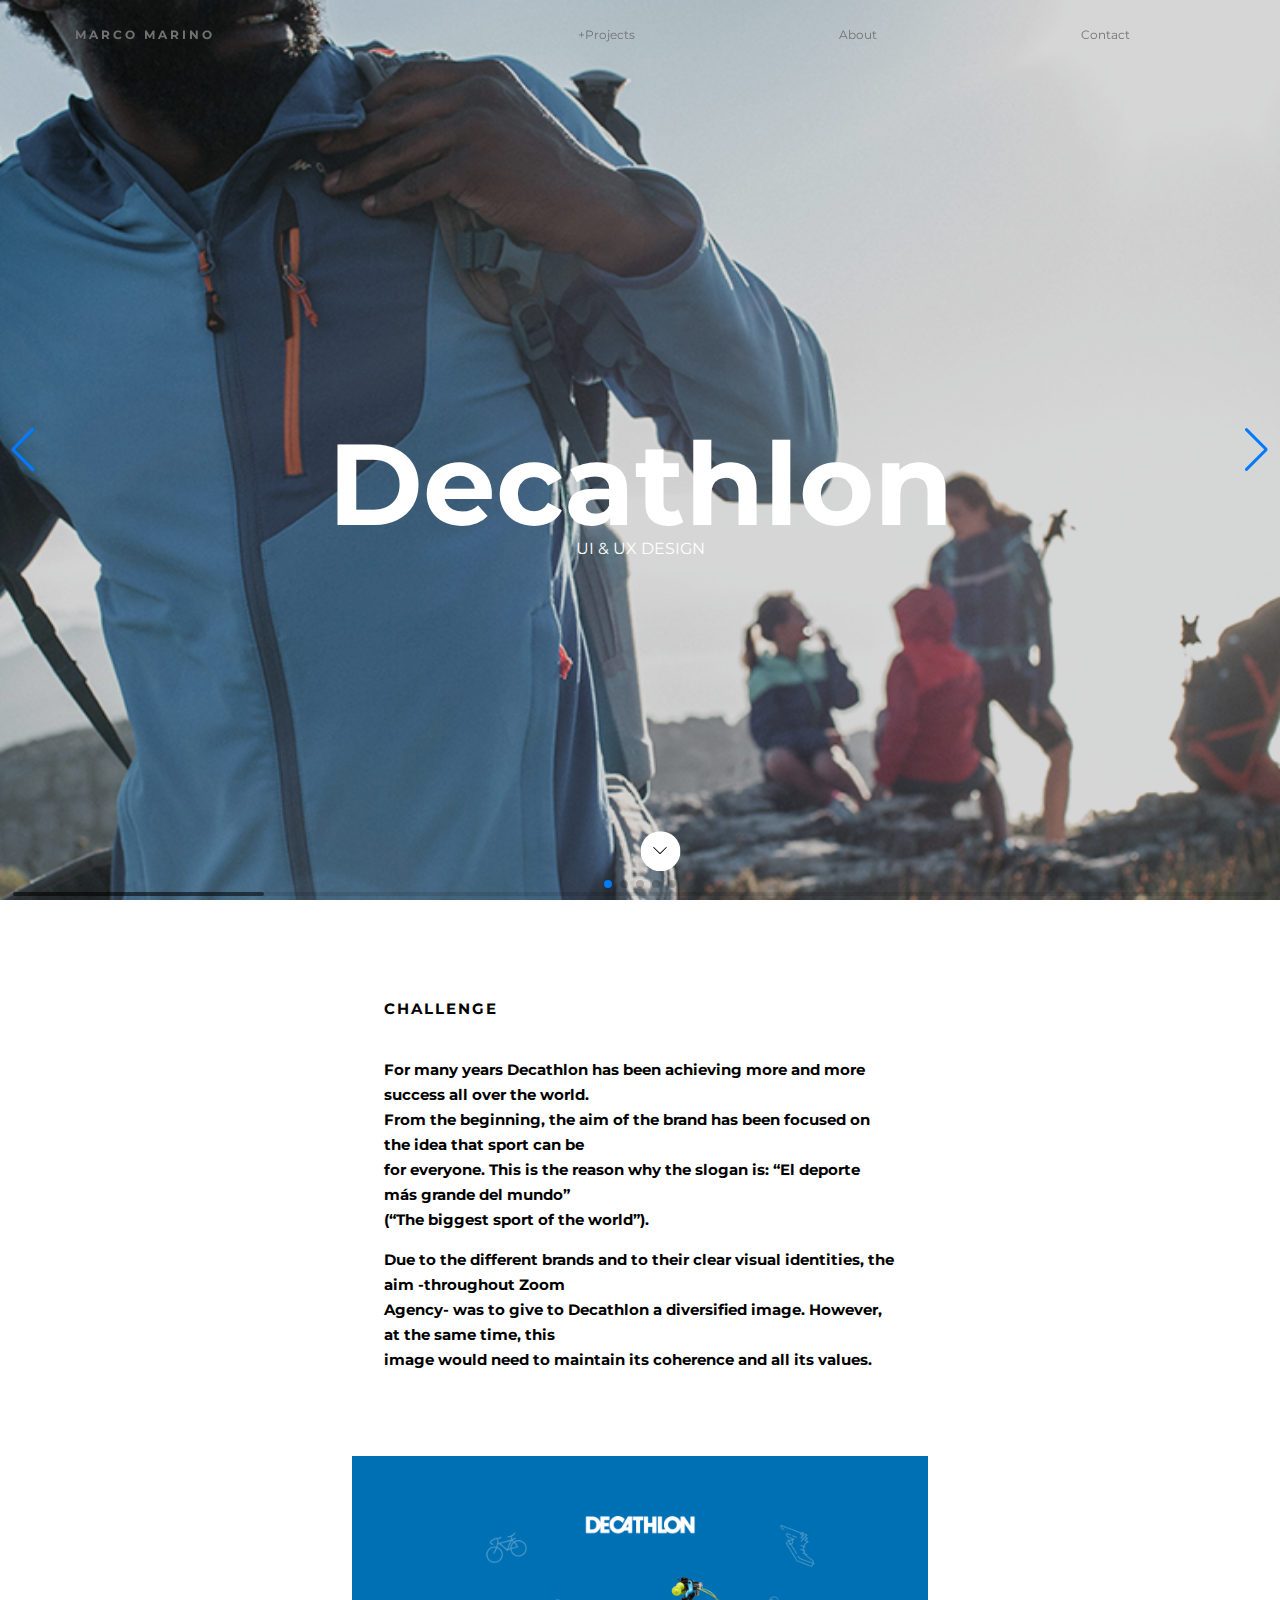
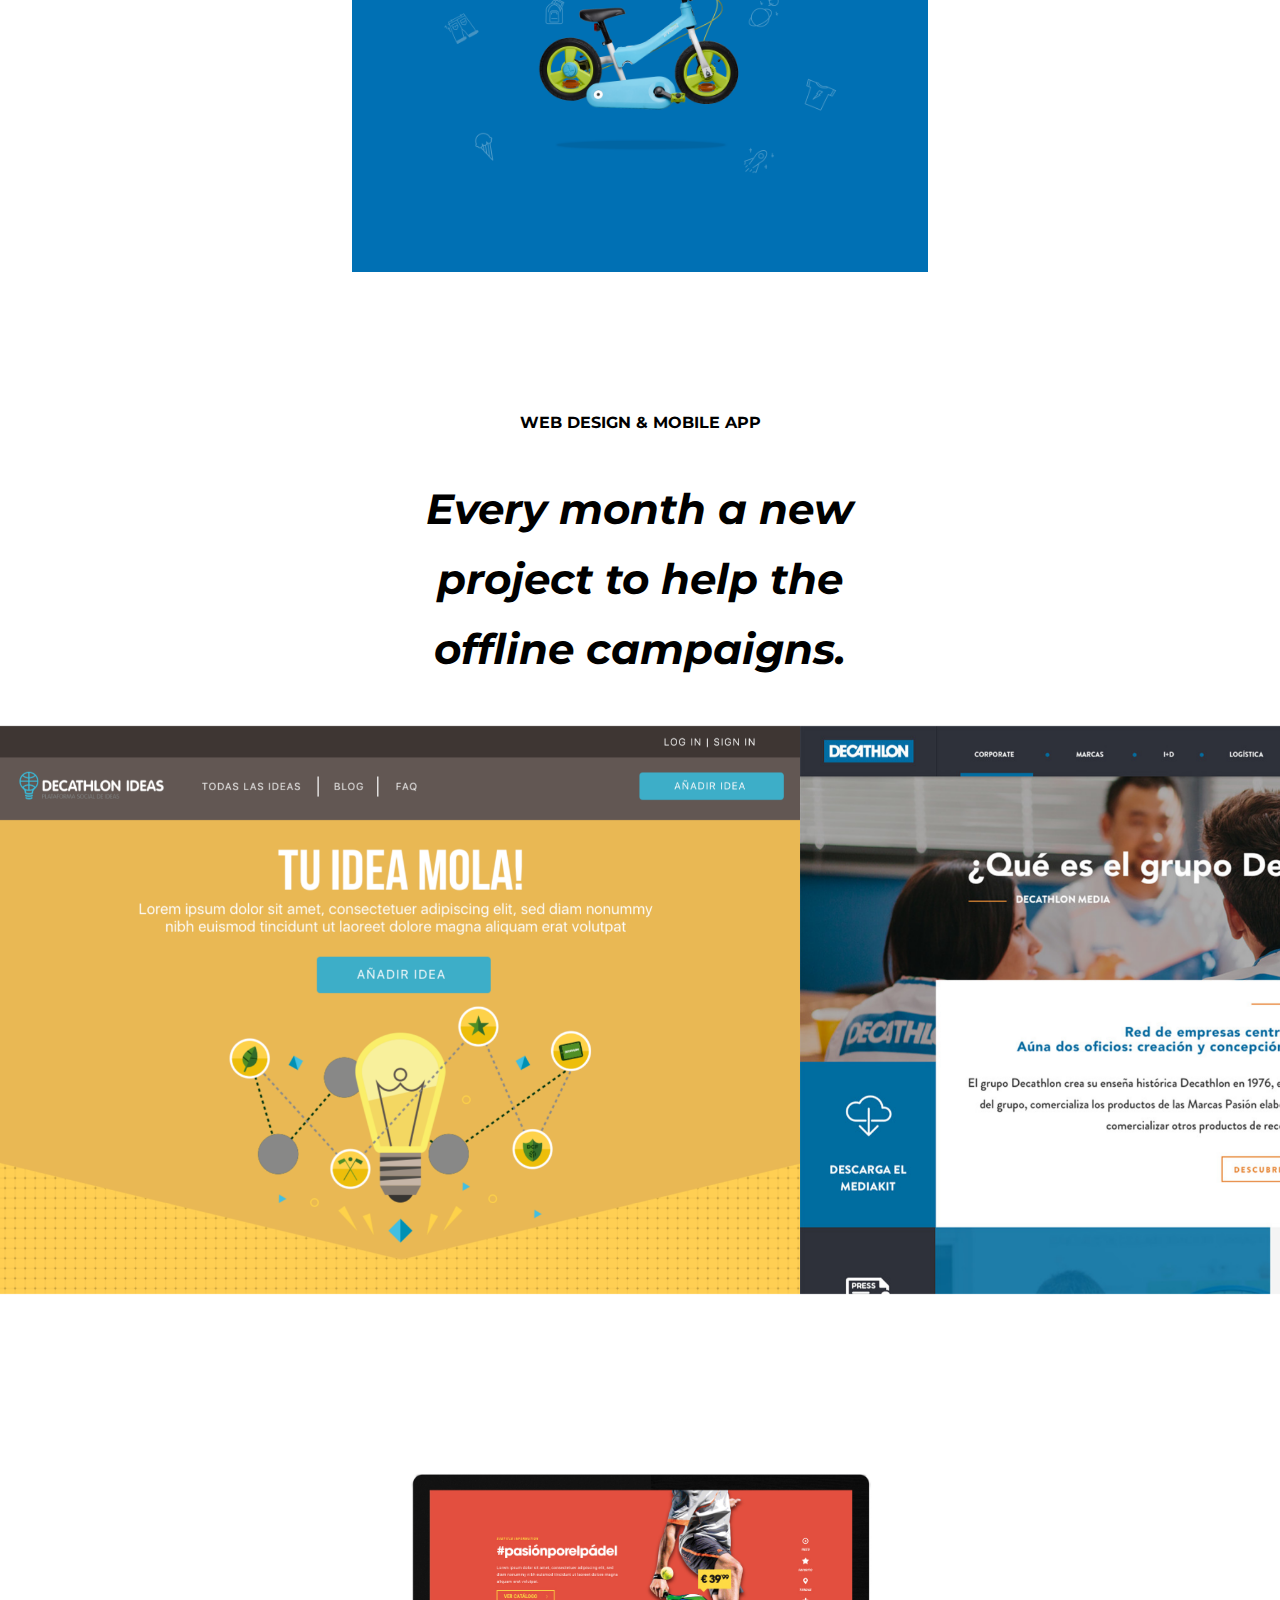
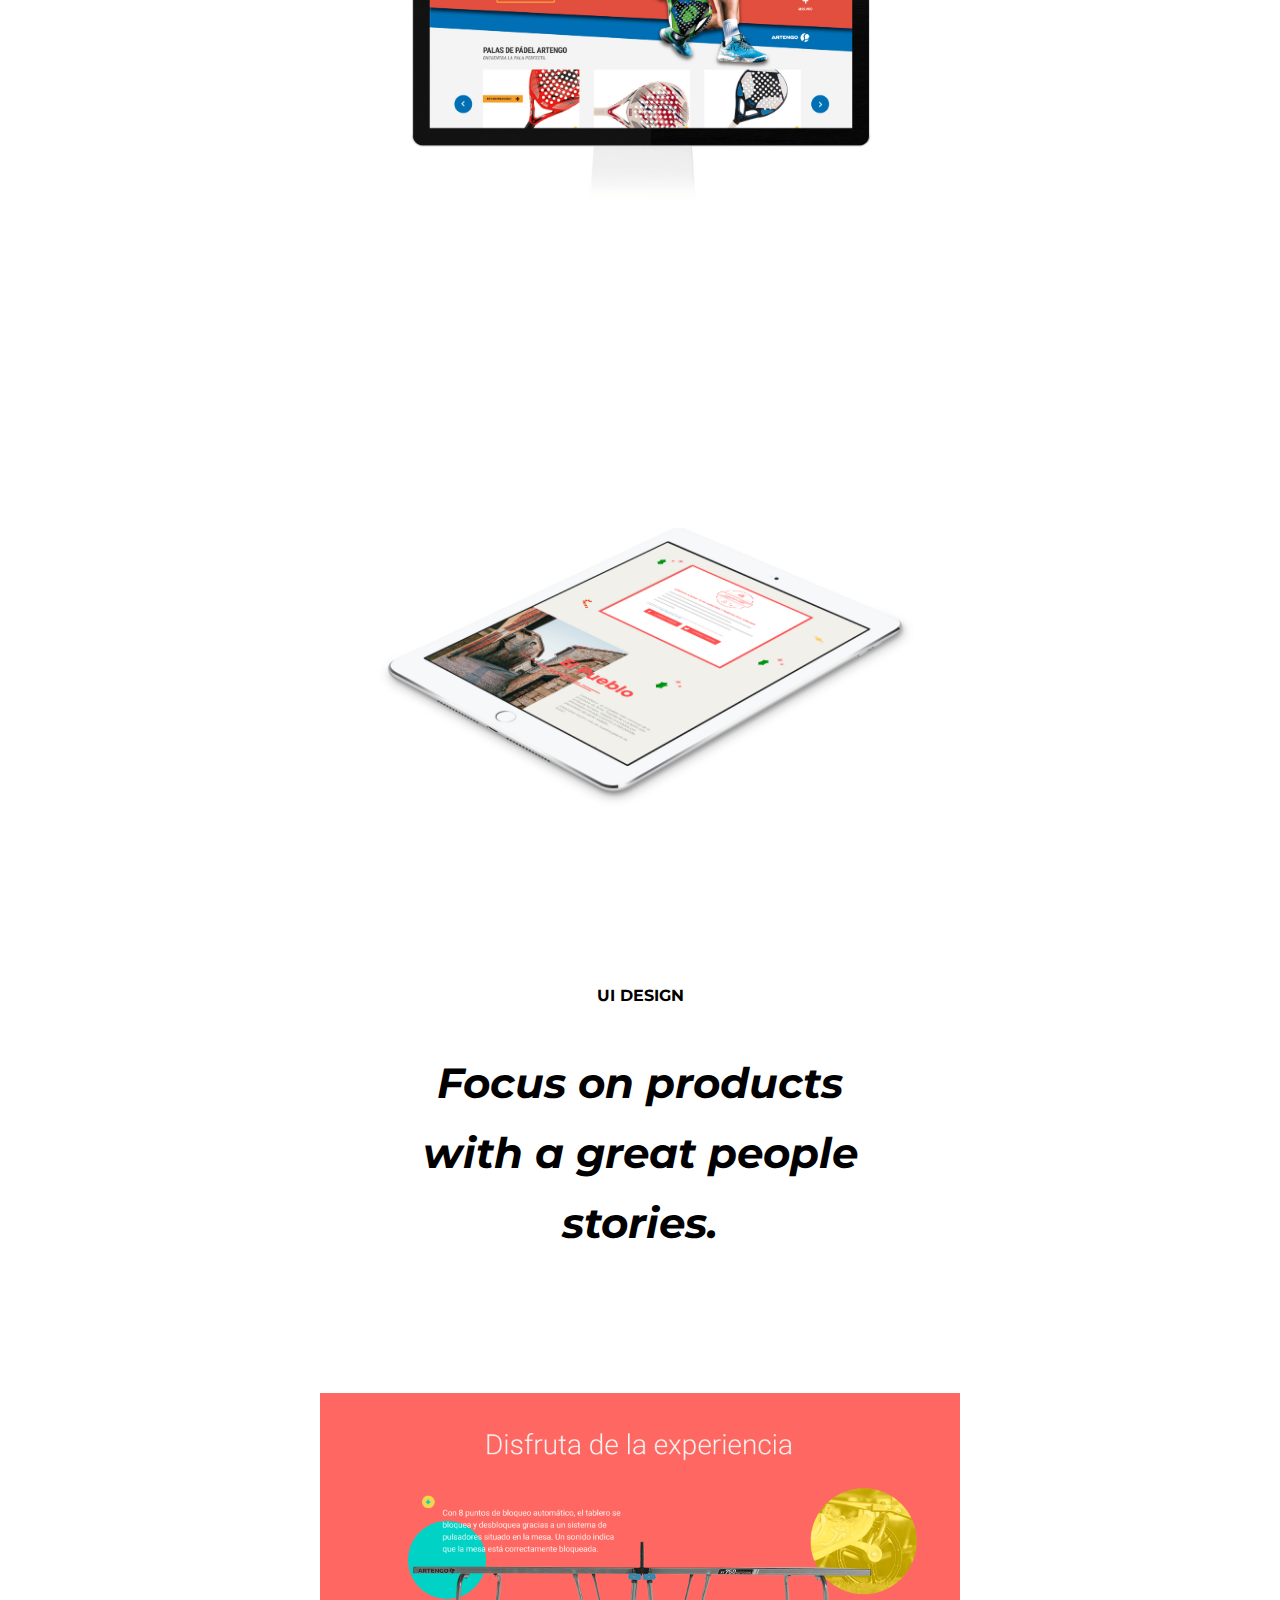
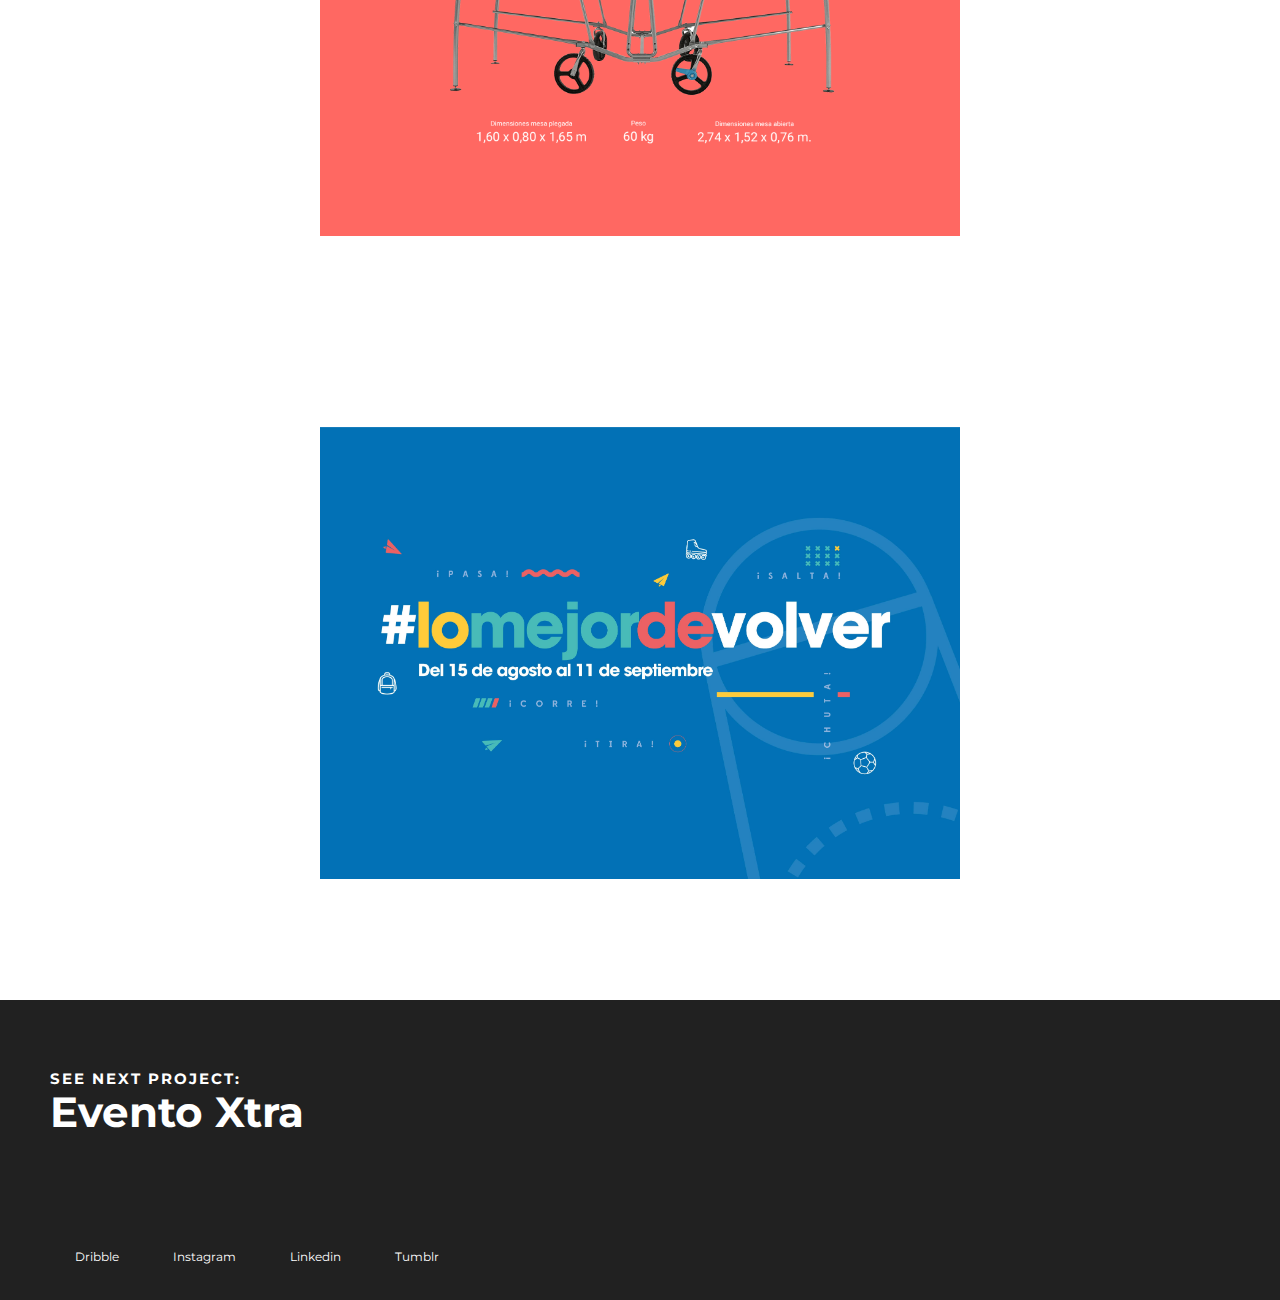
<file: decathlon.html>
<!DOCTYPE html>
<html lang="fr">
  
<head>
  
  
  <meta charset="UTF-8">
  <meta name="viewport" content="width=device-width, initial-scale=1.0">
  <title>Marco Marino | UI/UX Designer</title>
  <link rel="stylesheet" href="css/styles.min.css">
  <link rel="preconnect" href="https://fonts.gstatic.com">
  <link href="https://fonts.googleapis.com/css2?family=Montserrat:wght@400;600&display=swap" rel="stylesheet">
  <link href="https://fonts.googleapis.com/css2?family=Montserrat&display=swap" rel="stylesheet">
  <link rel="stylesheet" href="https://unpkg.com/swiper/swiper-bundle.min.css" />
  
</head>
<body>
  <nav class="main-nav">
      <div class="name">
        <a class="bl" href="index.html">Marco Marino</a>
      </div>
      <div class="menu">
        <a  class="bl" href="projects.html">+Projects</a>
        <a  class="bl" href="#">About</a>
        <a  class="bl" href="#">Contact</a>
      </div>
    </nav>
      <div class="banniere-decathlon">
        <div class="banniere-txt">
          <h1>Decathlon</h1>
          <span>UI & UX DESIGN</span>
          <div class="arrow">
          </div>
        </div>
      </div>      
      <section class="section1 wrapper">
        <h4>Challenge</h4>
        <p>
          For many years Decathlon has been achieving more and more success all over the world. <br> From the beginning, the aim of the brand has been focused on the idea that sport can be <br> for everyone. This is the reason why the slogan is: “El deporte más grande del mundo” <br> (“The biggest sport of the world”).
        </p>
        <p>
          Due to the different brands and to their clear visual identities, the aim -throughout Zoom <br> Agency- was to give to Decathlon a diversified image. However, at the same time, this <br> image would need to maintain its coherence and all its values.
        </p>
      </section>
      <div class="banniere-img"><div class="img"></div></div>
      <section class="section2 wrapper">
        <h4>WEB DESIGN & MOBILE APP</h4>
        <h3><i>Every month a new <br> project to help the <br> offline campaigns.</i></h3>
      </section>
      <!-- Slider main container -->
      <div class="swiper-container">
        <!-- Additional required wrapper -->
        <div class="swiper-wrapper">
          <!-- Slides -->
          <div class="swiper-slide"><img src="img/1.png" alt=""></div>
          <div class="swiper-slide"><img src="img/3_2.jpg" alt=""></div>
          <div class="swiper-slide"><img src="img/4_1.jpg" alt=""></div>
          <div class="swiper-slide"><img src="img/5_1.jpg" alt=""></div>
          <div class="swiper-slide"><img src="img/6.jpg" alt=""></div>
        </div>
        <!-- If we need pagination -->
        <div class="swiper-pagination"></div>

        <!-- If we need navigation buttons -->
        <div class="swiper-button-prev"></div>
        <div class="swiper-button-next"></div>

        <!-- If we need scrollbar -->
        <div class="swiper-scrollbar"></div>
      </div>
      <div class="banniere-img"><div class="img2"></div></div>
      <div class="banniere-img"><div class="img3"></div></div>

      <section class="section3 wrapper">
        <h4>UI DESIGN</h4>
        <h3><i>Focus on products <br> with a great people <br> stories.</i></h3>
      </section>

      <div class="banniere-img"><div class="img4"></div></div>
      <div class="banniere-img"><div class="img5"></div></div>

      
      <footer class="footer ">
        <div class="footer-txt wrapper2">
          <h4 class="white">See next project:</h4>
          <h3 class="white">Evento Xtra</h3>
          <nav class="second-nav">
          <a href="#">Dribble</a>
          <a href="#">Instagram</a>
          <a href="#">Linkedin</a>
          <a href="#">Tumblr</a>
        </nav>
        </div>
      </footer>
      <script src="https://unpkg.com/swiper/swiper-bundle.min.js"></script>
      <script src="js/myJs.js"></script>
  </body>
</html>
</file>
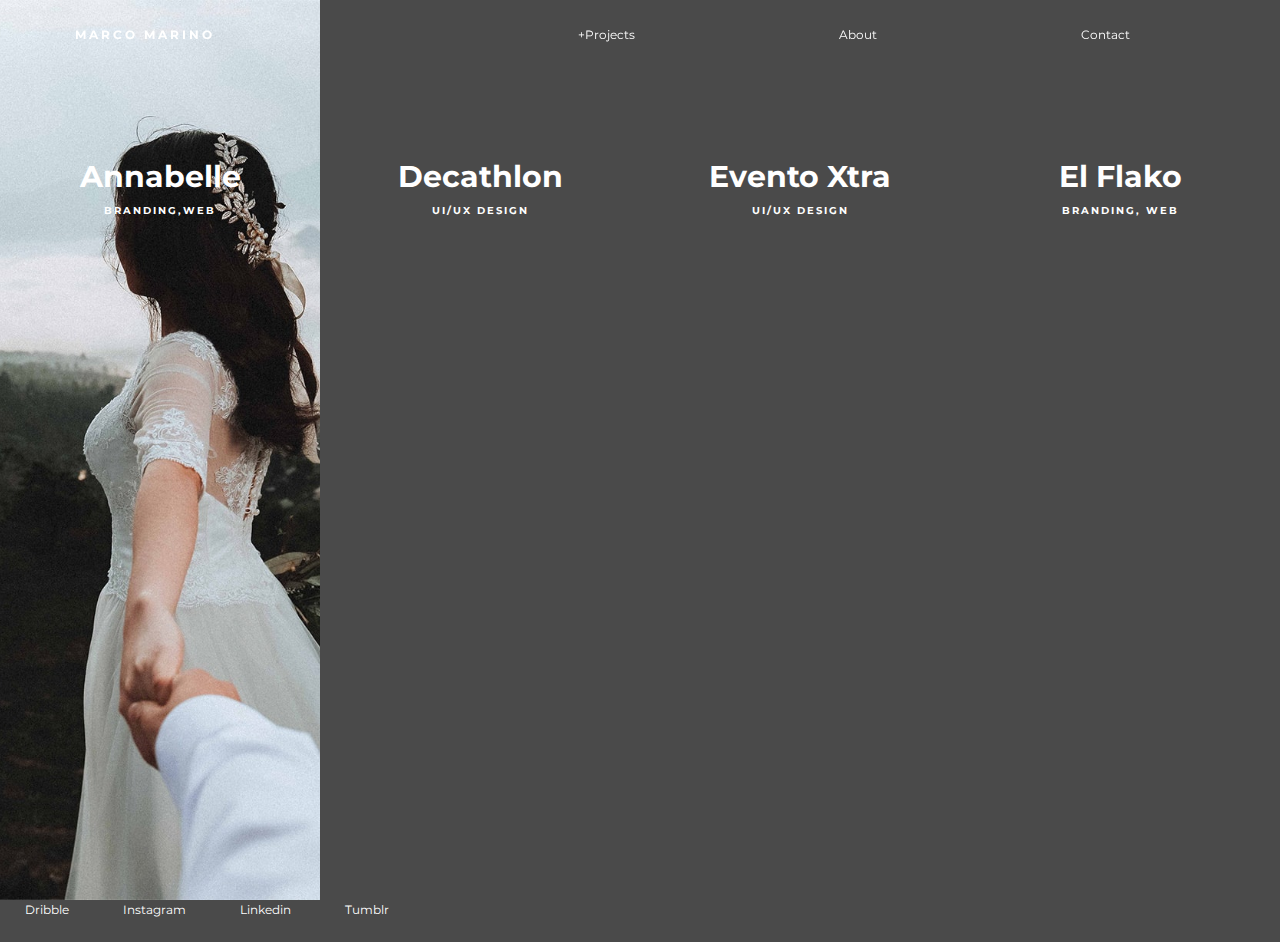
<file: projects.html>
<!DOCTYPE html>
<html lang="fr">
  
<head>
  <meta charset="UTF-8">
  <meta name="viewport" content="width=device-width, initial-scale=1.0">
  <title>Marco Marino | UI/UX Designer</title>
  <link rel="stylesheet" href="css/styles.min.css">
  <link rel="preconnect" href="https://fonts.gstatic.com">
  <link href="https://fonts.googleapis.com/css2?family=Montserrat:wght@300;400;600&display=swap" rel="stylesheet">
  <link href="https://fonts.googleapis.com/css2?family=Montserrat:wght@400;600&display=swap" rel="stylesheet">
  <link href="https://fonts.googleapis.com/css2?family=Montserrat&display=swap" rel="stylesheet">
  
</head>
<body class="grey">
  <nav class="main-nav">
      <div class="name">
        <a href="/index.html">Marco Marino</a>
      </div>
      <div class="menu">
        <a href="projects.html">+Projects</a>
        <a href="#">About</a>
        <a href="#">Contact</a>
      </div>
    </nav>
    <div class="projects">
      <div class="one">
        <div class="one-txt">
          <a href="#">
          <h2>Annabelle</h2>
          <p>branding,web</p>
          </a>
        </div>
      </div>
      <div class="two">
        <div class="two-txt"><a href="decathlon.html">
        <h2>Decathlon</h2>
        <p>UI/UX design</p>
        </a></div>
      </div>
      <div class="three">
        <div class="three-txt"><a href="#">
        <h2>Evento Xtra</h2>
        <p>UI/UX Design</p>
        </a></div>
      </div>
      <div class="four">
        <div class="four-txt"><a href="#">
        <h2>El Flako</h2>
        <p>Branding, Web</p>
        </a></div>
      </div>
    </div>
    <nav class="second-nav">
      <a href="#">Dribble</a>
      <a href="#">Instagram</a>
      <a href="#">Linkedin</a>
      <a href="#">Tumblr</a>
    </nav>
  </body>
</html>
</file>
<file: css/styles.min.css>
/*! normalize.css v8.0.1 | MIT License | github.com/necolas/normalize.css */html{line-height:1.15;-webkit-text-size-adjust:100%}body{margin:0}main{display:block}h1{font-size:2em;margin:.67em 0}hr{-webkit-box-sizing:content-box;box-sizing:content-box;height:0;overflow:visible}pre{font-family:monospace,monospace;font-size:1em}a{background-color:transparent}abbr[title]{border-bottom:none;text-decoration:underline;-webkit-text-decoration:underline dotted;text-decoration:underline dotted}b,strong{font-weight:bolder}code,kbd,samp{font-family:monospace,monospace;font-size:1em}small{font-size:80%}sub,sup{font-size:75%;line-height:0;position:relative;vertical-align:baseline}sub{bottom:-.25em}sup{top:-.5em}img{border-style:none}button,input,optgroup,select,textarea{font-family:inherit;font-size:100%;line-height:1.15;margin:0}button,input{overflow:visible}button,select{text-transform:none}button,[type="button"],[type="reset"],[type="submit"]{-webkit-appearance:button}button::-moz-focus-inner,[type="button"]::-moz-focus-inner,[type="reset"] ::-moz-focus-inner,[type="submit"]::-moz-focus-inner{border-style:none;padding:0}button:-moz-focusring,[type="button"] :-moz-focusring,[type="reset"] :-moz-focusring,[type="submit"] :-moz-focusring{outline:1px dotted ButtonText}fieldset{padding:.35em .75em .625em}legend{-webkit-box-sizing:border-box;box-sizing:border-box;color:inherit;display:table;max-width:100%;padding:0;white-space:normal}progress{vertical-align:baseline}textarea{overflow:auto}[type="checkbox"],[type="radio"]{-webkit-box-sizing:border-box;box-sizing:border-box;padding:0}[type="number"] ::-webkit-inner-spin-button,[type="number"] ::-webkit-outer-spin-button{height:auto}[type="search"]{-webkit-appearance:textfield;outline-offset:-2px}[type="search"] ::-webkit-search-decoration{-webkit-appearance:none}::-webkit-file-upload-button{-webkit-appearance:button;font:inherit}details{display:block}summary{display:list-item}template{display:none}[hidden]{display:none}html{-webkit-box-sizing:border-box;box-sizing:border-box}*,* :before,* :after{-webkit-box-sizing:inherit;box-sizing:inherit}.wrapper2{width:60%}.footer{background-color:#212121;height:300px}.white{color:white}.footer-txt{margin:0px 50px;padding-top:50px}.footer-txt h4{text-transform:uppercase;letter-spacing:2px;font-size:15px;margin-bottom:40px}.footer-txt h3{font-size:42px;line-height:70px;margin-top:-50px;margin-bottom:100px}html,body{font-family:'Montserrat', sans-serif;height:100%}html a,body a{text-decoration:none;font-size:12px}h1,span,a{color:white}.grey{background-color:#4a4a4a}.main-nav{position:fixed;display:-webkit-box;display:-ms-flexbox;display:flex;-webkit-box-pack:justify;-ms-flex-pack:justify;justify-content:space-between;margin:25px 0px;right:50px;left:50px;z-index:2}.main-nav a{padding:25px}.main-nav .name{text-transform:uppercase;font-weight:bold}@media only screen and (max-width: 990px){.main-nav{background-color:#212121;height:125px;right:0px;left:0px;margin:0;width:100%;-webkit-box-pack:center;-ms-flex-pack:center;justify-content:center;-webkit-box-orient:vertical;-webkit-box-direction:normal;-ms-flex-direction:column;flex-direction:column;text-align:center}}.main-nav .name{padding-bottom:45px;letter-spacing:3px}.main-nav .menu a{padding:100px}.main-nav a:hover{text-decoration:line-through}.title{position:fixed;-webkit-transform:translate(45%, 100%);transform:translate(45%, 100%);display:-webkit-box;display:-ms-flexbox;display:flex;-ms-flex-pack:distribute;justify-content:space-around}.title .ok2{display:none}.title h1{font-size:100px;margin-bottom:40px;line-height:75px}.title .explore{position:relative;left:650px;top:200px}@media only screen and (max-width: 990px){.title{-webkit-transform:translate(10%, 100%);transform:translate(10%, 100%)}.title h1{font-size:80px}.title .ok1{display:none}}.fixed{position:fixed}.second-nav{bottom:50px;left:50px}.second-nav a{padding:25px}@media only screen and (max-width: 990px){.second-nav{display:none}}.projects{position:relative;display:-webkit-box;display:-ms-flexbox;display:flex;width:100%;text-align:center;z-index:0;height:100vh}.projects p{text-transform:uppercase;font-size:10px;font-weight:bold;letter-spacing:2px}.projects h2{font-size:30px;margin-bottom:10px;margin-top:50%}@media only screen and (max-width: 990px){.projects{-webkit-box-orient:vertical;-webkit-box-direction:normal;-ms-flex-direction:column;flex-direction:column}}.projects div{-webkit-transition:1s all ease-in-out;transition:1s all ease-in-out}.one{background:url(../img/annabelle.jpg) center/cover 1;width:25%}.one:hover{background:url(../img/annabelle.jpg) center/cover;-webkit-transition:1s all ease-in-out;transition:1s all ease-in-out}@media only screen and (max-width: 990px){.one{background:url(../img/annabelle.jpg) center/cover;width:100%}.one .one-txt{margin-bottom:50%}.one .one-txt h2{font-size:60px}}.two{background:url(../img/decathlon.png) center/cover 1;width:25%}.two:hover{background:url(../img/decathlon.png) center/cover;-webkit-transition:1s all ease-in-out;transition:1s all ease-in-out}@media only screen and (max-width: 990px){.two{background:url(../img/decathlon.png) center/cover;width:100%}.two .two-txt{margin-bottom:50%}.two .two-txt h2{font-size:60px}}.three{background:url(../img/eventoxtra-header.jpg) center/cover 1;width:25%}.three:hover{background:url(../img/eventoxtra-header.jpg) center/cover;-webkit-transition:1.5s all ease-in-out;transition:1.5s all ease-in-out}@media only screen and (max-width: 990px){.three{background:url(../img/eventoxtra-header.jpg) center/cover;width:100%}.three .three-txt{margin-bottom:50%}.three .three-txt h2{font-size:60px}}.four{background:url(../img/flako.jpg) center/cover 1;width:25%}.four:hover{background:url(../img/flako.jpg) center/cover;-webkit-transition:1.5s all ease-in-out;transition:1.5s all ease-in-out}@media only screen and (max-width: 990px){.four{background:url(../img/flako.jpg) center/cover;width:100%}.four .four-txt{margin-bottom:50%}.four .four-txt h2{font-size:60px}}.banniere-decathlon{position:relative;background:url(../img/decathlon.png) top/cover;height:100vh;text-align:center}.banniere-decathlon .banniere-txt{position:absolute;top:50%;left:50%;-webkit-transform:translate(-50%, -50%);transform:translate(-50%, -50%)}.banniere-decathlon h1{font-size:115px;margin-bottom:-10px}@media only screen and (max-width: 990px){.banniere-decathlon{height:600px}.banniere-decathlon .banniere-txt{padding-top:250px}.banniere-decathlon h1{font-size:60px;padding-bottom:20px}.banniere-decathlon .arrow{display:none}}.bl{color:#727272}.arrow{position:absolute;top:225%;left:50%;right:50%;display:block;width:40px;height:40px;padding-top:10px;padding-bottom:10px;border-radius:40px;background-color:#fff;background-image:url(../img/down-arrow.svg);background-position:50% 50%;background-size:15px;background-repeat:no-repeat}.wrapper{width:40%;margin:auto}@media only screen and (max-width: 990px){.wrapper{width:75%}}.section1{margin-top:100px}.section1 h4{text-transform:uppercase;letter-spacing:2px;font-size:15px;margin-bottom:40px}.section1 p{font-size:15px;font-weight:bold;line-height:25px}.banniere-img{position:relative;height:70%;width:100%;margin-top:40px}.img{background:url(../img/desktop-Landscape.png) center no-repeat;border-radius:10px;background-size:45%;height:80%}.section2{text-align:center;margin-top:-50px}.section2 h3{font-size:42px;line-height:70px}.swiper-container{width:800px;height:600px;border-radius:10px}.swiper-slide img{width:100%}.img2{background:url(../img/03.png) center no-repeat;border-radius:10px;background-size:45%;height:80%}.img3{background:url(../img/decathlon3.jpg) center no-repeat;border-radius:10px;background-size:50%;height:90%;margin-top:-50px}.section3{text-align:center;margin-top:-50px}.section3 h3{font-size:42px;line-height:70px}.img4{background:url(../img/22.Producto-min.png) center no-repeat;border-radius:10px;background-size:50%;height:100%}.img5{background:url(../img/claim-min.jpg) center no-repeat;border-radius:10px;background-size:50%;height:90%}.register{position:absolute;background-color:#212121;width:33%;right:0px;height:100%;z-index:2;color:white;padding:50px}.register h2{margin-top:0px;font-size:30px}.contact-title{display:-webkit-box;display:-ms-flexbox;display:flex;-webkit-box-pack:justify;-ms-flex-pack:justify;justify-content:space-between}.contact-title a{font-size:15px}.btn-contact{display:-webkit-box;display:-ms-flexbox;display:flex;margin-top:20px}.btn-contact a{margin-left:20px;margin-bottom:45px;border-bottom:1px solid white}.first-first{display:-webkit-box;display:-ms-flexbox;display:flex;width:100%}
/*# sourceMappingURL=styles.min.css.map */
</file>
